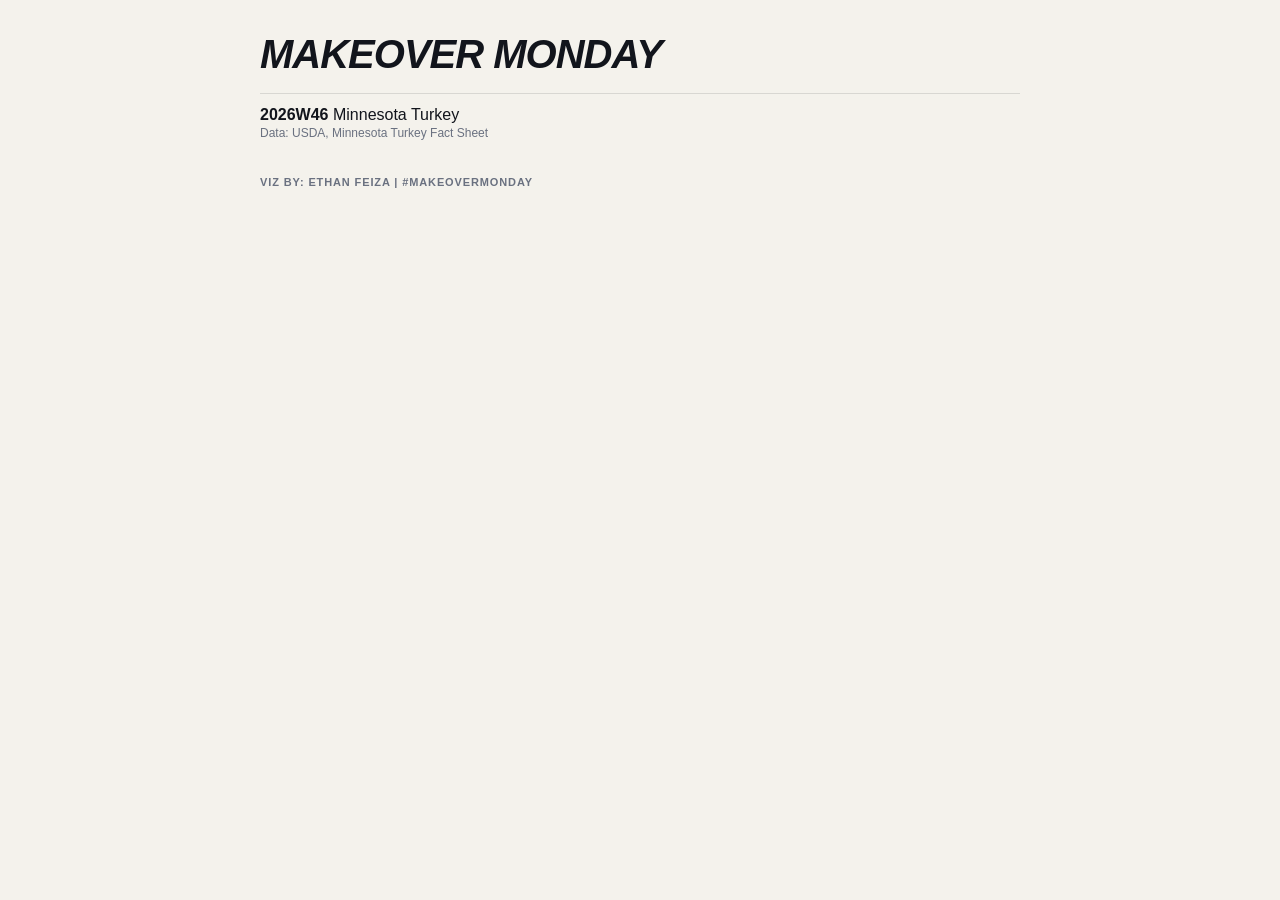
<file: index.html>
<!DOCTYPE html>
<html lang="en"><head><meta charset="utf-8"><meta name="viewport" content="width=device-width, initial-scale=1">
<title>Makeover Monday</title>
<style>body{margin:0;background:#f4f2ec;color:#12151c;font:16px -apple-system,Segoe UI,Helvetica,Arial,sans-serif}
main{max-width:760px;margin:0 auto;padding:32px 20px}h1{font-size:40px;font-weight:900;font-style:italic;text-transform:uppercase;letter-spacing:-.025em;margin:0 0 6px}
ul{list-style:none;padding:0}li{padding:12px 0;border-top:1px solid rgba(18,21,28,.12)}a{color:#12151c;text-decoration:none}a:hover{color:#d4560f}
span{display:block;font-size:12px;color:#6a7180;margin-top:2px}footer{margin-top:24px;font-size:11px;color:#6a7180;letter-spacing:.08em;font-weight:700}</style></head>
<body><main><h1>Makeover Monday</h1><ul>
    <li><a href="2026W46/static/index.html"><b>2026W46</b> Minnesota Turkey</a> <span>Data: USDA, Minnesota Turkey Fact Sheet</span></li>
</ul><footer>VIZ BY: ETHAN FEIZA | #MAKEOVERMONDAY</footer></main></body></html>
</file>
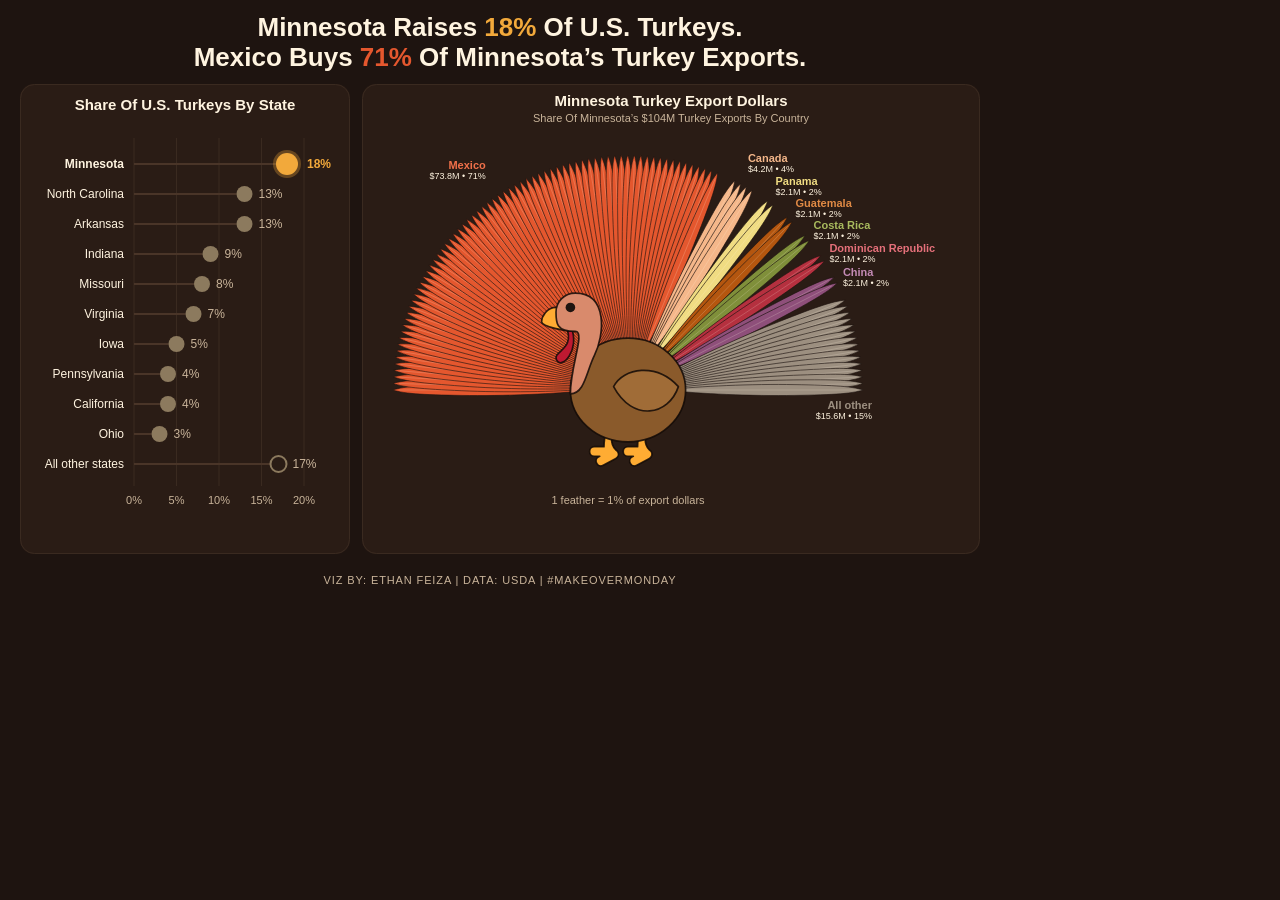
<file: 2026W46/static/index.html>
<!DOCTYPE html>
<html lang="en">
<head>
<meta charset="utf-8">
<meta name="viewport" content="width=1000">
<title>Minnesota Turkey: Harvest Night</title>
<link rel="stylesheet" href="tip.css">
<link rel="stylesheet" href="style.css?v=9">
</head>
<body>
<div id="app">
  <svg id="svg" width="1000" height="617" viewBox="0 0 1000 617" role="group" aria-label="Minnesota turkey: production share by state and export dollars by market"></svg>
</div>
<div id="tip" role="tooltip"></div>
<script src="tip.js"></script>
<script src="app.js?v=10f"></script>
</body>
</html>
</file>
<file: 2026W46/static/tip.css>
#tip { position: fixed; left: 0; top: 0; z-index: 20; pointer-events: none; will-change: transform; max-width: 280px;
  visibility: hidden; opacity: 0; padding: 11px 13px; border-radius: 12px; background: #fff; border: 1px solid rgba(18,21,28,.12);
  box-shadow: 0 10px 30px rgba(18,21,28,.18); font-size: 13.5px;
  transition: transform 260ms cubic-bezier(.22,.61,.36,1), opacity 120ms, visibility 0s linear 120ms; }
#tip.on { visibility: visible; opacity: 1; transition: transform 260ms cubic-bezier(.22,.61,.36,1), opacity 120ms, visibility 0s; }
#tip.no-tr { transition: none; }
#tip .n { font-weight: 800; font-size: 15px; }
#tip .m { color: #6a7180; font-size: 12.5px; margin-top: 1px; }
@media (prefers-reduced-motion: reduce) { *, *::before, *::after { transition-duration: .01ms !important; animation-duration: .01ms !important; animation-iteration-count: 1 !important; } }
</file>
<file: 2026W46/static/style.css>
:root{--bg:#1E1410;--card:#2A1C15;--ink:#FFF4E0;--sec:#C9B49A;--rail:#4A3528;--wheat:#F2A93B;--owheat:#8C7A5E;--pump:#E4572E;--bronze:#B8864B;--cran:#B3203F}
*{box-sizing:border-box}
html,body{margin:0;padding:0;background:#1E1410;width:1000px;height:617px;overflow:hidden}
body{font-family:-apple-system,BlinkMacSystemFont,"SF Pro Display","Helvetica Neue",sans-serif;font-variant-numeric:tabular-nums;color:var(--ink)}
#app{width:1000px;height:617px;overflow:hidden;position:relative;background:var(--bg)}
svg{display:block;font-family:inherit}
text{font-family:inherit;font-variant-numeric:tabular-nums;fill:var(--ink)}
.sec{fill:var(--sec)} .pump{fill:var(--pump)} .wheat{fill:var(--wheat)}
.mk{cursor:default;transition:opacity 160ms ease-out}
.mk .sh{transition:transform 160ms ease-out}
svg.dim .mk{opacity:.45} svg.dim .mk.hot{opacity:1}
.fe .sh{transform-origin:0 0}
.dt .sh{transform-box:fill-box;transform-origin:center}
.mk.hot text{font-weight:700}
.fe .sh .leaf{animation:grow 600ms cubic-bezier(.2,.8,.2,1) backwards;animation-delay:var(--d,0ms);transform-origin:0 0}
.dt .sl{animation:slide 500ms cubic-bezier(.2,.8,.2,1) backwards;animation-delay:var(--d,0ms)}
.ann{animation:fade 300ms ease 1100ms backwards}
@keyframes grow{from{transform:scaleY(0)}}
@keyframes slide{from{transform:translateX(-120px);opacity:0}}
@keyframes fade{from{opacity:0}}
#tip{background:#2A1C15;border:1px solid #4A3528;color:#FFF4E0;box-shadow:0 8px 24px rgba(0,0,0,.5);border-radius:10px;font-family:inherit}
#tip .n{font-weight:700;font-size:13px;color:#FFF4E0}
#tip .m{color:#C9B49A;font-size:12px;margin-top:2px}
#tip .m b{color:#FFF4E0;font-weight:600}
@media (prefers-reduced-motion:reduce){.fe .sh .leaf,.dt .sl,.ann{animation:none!important}.mk,.mk .sh{transition:none!important}}
</file>
